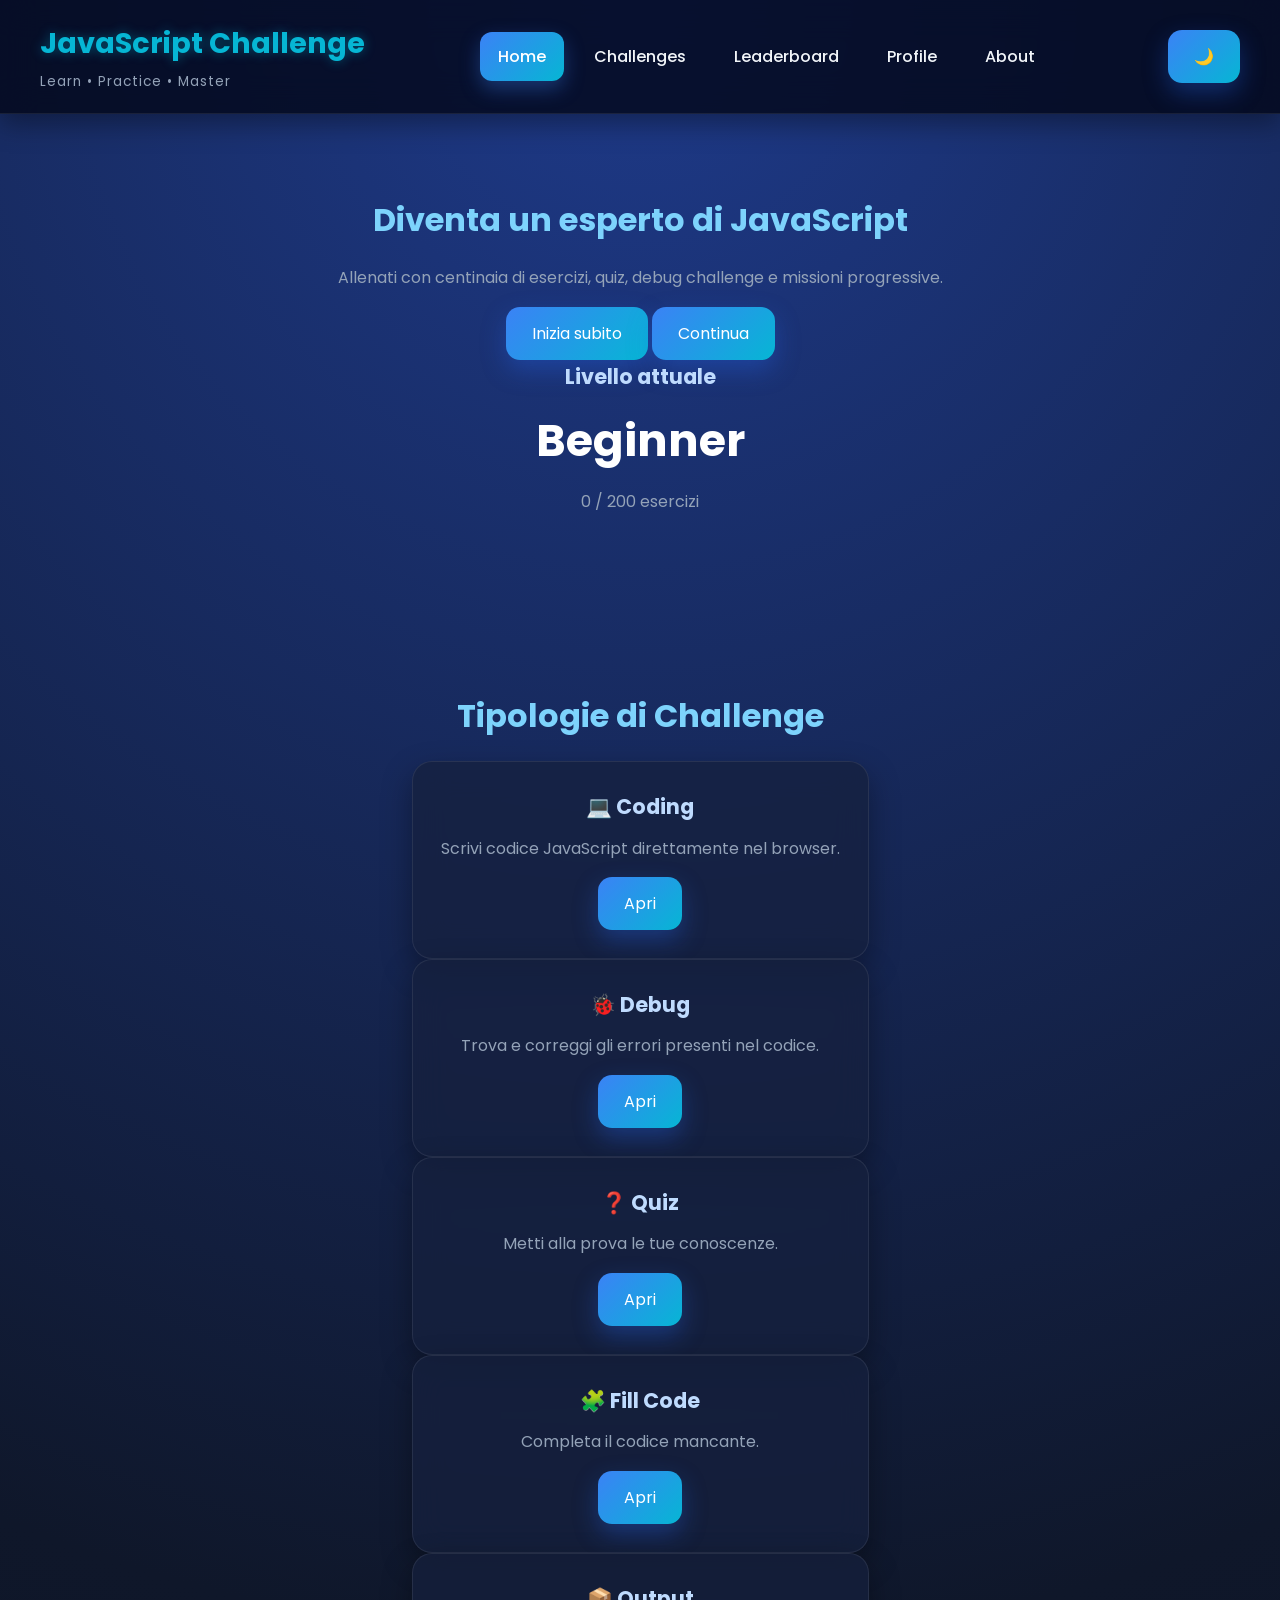
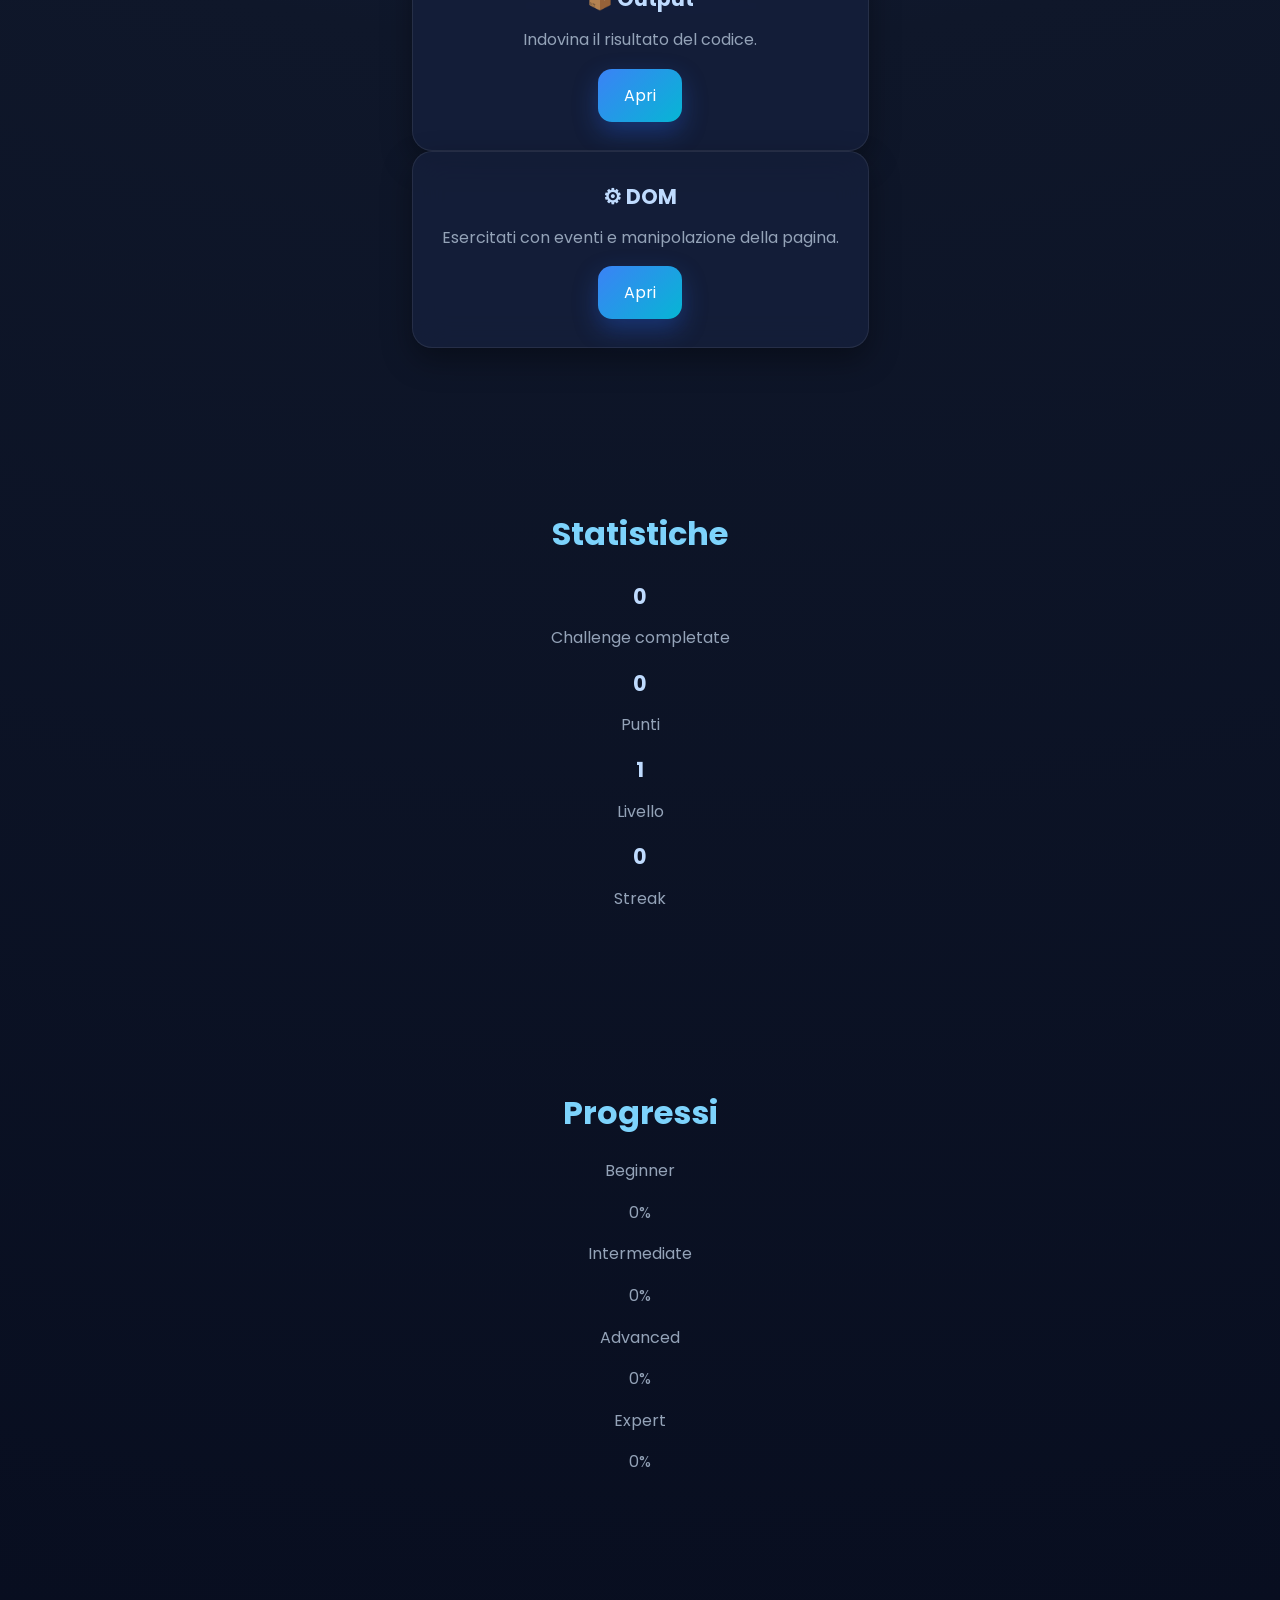
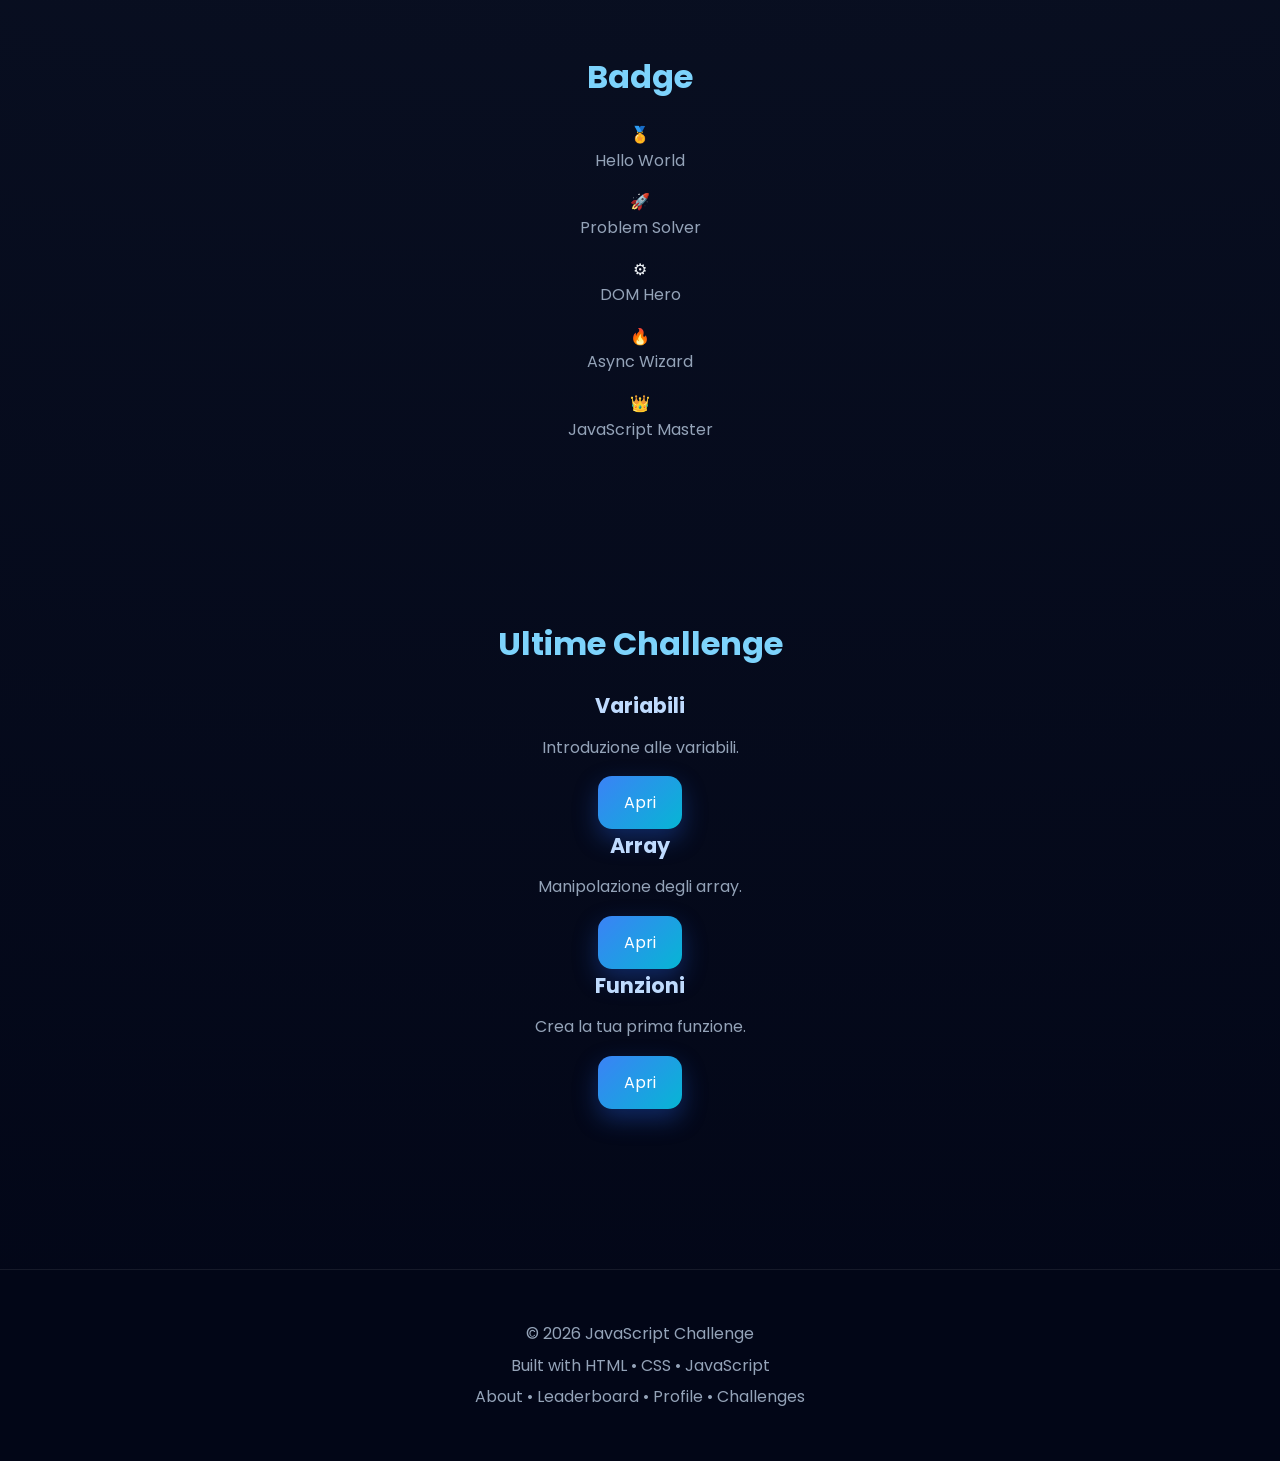
<file: index.html>
<!DOCTYPE html>
<html lang="it">
<head>
<meta charset="UTF-8">
<meta name="viewport" content="width=device-width, initial-scale=1.0">
<title>JavaScript Challenge</title>
<meta name="description" content="Impara JavaScript attraverso centinaia di esercizi interattivi, quiz e sfide progressive.">
<link rel="stylesheet" href="css/style2.css">
<link rel="stylesheet" href="css/responsive.css">
<link rel="preconnect" href="https://fonts.googleapis.com">
<link rel="preconnect" href="https://fonts.gstatic.com" crossorigin>
<link href="https://fonts.googleapis.com/css2?family=Poppins:wght@300;400;500;600;700;800&display=swap" rel="stylesheet">
<script defer src="js/app.js"></script>
</head>
<body>
<header>
<div class="logo">
<h1>JavaScript Challenge</h1>
<p>Learn • Practice • Master</p>
</div>
<nav>
<a href="index.html" class="active">Home</a>
<a href="challenge.html">Challenges</a>
<a href="leaderboard.html">Leaderboard</a>
<a href="profile.html">Profile</a>
<a href="about.html">About</a>
</nav>
<button id="themeToggle">🌙</button>
</header>
<section class="hero">
<div class="hero-text">
<h2>Diventa un esperto di JavaScript</h2>
<p>
Allenati con centinaia di esercizi,
quiz, debug challenge e missioni
progressive.
</p>
<div class="hero-buttons">
<button id="startBtn" onclick="location.href='challenge.html'">
Inizia subito
</button>
<button onclick="location.href='profile.html'">
Continua
</button>
</div>
</div>
<div class="hero-image">
<div class="hero-card">
<h3>Livello attuale</h3>
<h1>Beginner</h1>
<p>0 / 200 esercizi</p>
<div class="progress">
<div class="progress-fill" style="width:0%"></div>
</div>
</div>
</div>
</section>
<section class="categories">
<h2>Tipologie di Challenge</h2>
<div class="grid">
<div class="card">
<h3>💻 Coding</h3>
<p>Scrivi codice JavaScript direttamente nel browser.</p>
<button onclick="location.href='challenge.html'">
Apri
</button>
</div>
<div class="card">
<h3>🐞 Debug</h3>
<p>Trova e correggi gli errori presenti nel codice.</p>
<button onclick="location.href='challenge.html'">
Apri
</button>
</div>
<div class="card">
<h3>❓ Quiz</h3>
<p>Metti alla prova le tue conoscenze.</p>
<button onclick="location.href='challenge.html'">
Apri
</button>
</div>
<div class="card">
<h3>🧩 Fill Code</h3>
<p>Completa il codice mancante.</p>
<button onclick="location.href='challenge.html'">
Apri
</button>
</div>
<div class="card">
<h3>📦 Output</h3>
<p>Indovina il risultato del codice.</p>
<button onclick="location.href='challenge.html'">
Apri
</button>
</div>
<div class="card">
<h3>⚙ DOM</h3>
<p>Esercitati con eventi e manipolazione della pagina.</p>
<button onclick="location.href='challenge.html'">
Apri
</button>
</div>
</div>
</section>
<section class="stats">
<h2>Statistiche</h2>
<div class="stats-grid">
<div class="stat">
<h3 id="completed">0</h3>
<p>Challenge completate</p>
</div>
<div class="stat">
<h3 id="points">0</h3>
<p>Punti</p>
</div>
<div class="stat">
<h3 id="level">1</h3>
<p>Livello</p>
</div>
<div class="stat">
<h3 id="streak">0</h3>
<p>Streak</p>
</div>
</div>
</section>
<section class="progress-section">
<h2>Progressi</h2>
<div class="progress-box">
<p>Beginner</p>
<div class="progress">
<div class="progress-fill beginner"></div>
</div>
<p>0%</p>
</div>
<div class="progress-box">
<p>Intermediate</p>
<div class="progress">
<div class="progress-fill intermediate"></div>
</div>
<p>0%</p>
</div>
<div class="progress-box">
<p>Advanced</p>
<div class="progress">
<div class="progress-fill advanced"></div>
</div>
<p>0%</p>
</div>
<div class="progress-box">
<p>Expert</p>
<div class="progress">
<div class="progress-fill expert"></div>
</div>
<p>0%</p>
</div>
</section>
<section class="badges">
<h2>Badge</h2>
<div class="grid">
<div class="badge locked">
🏅
<p>Hello World</p>
</div>
<div class="badge locked">
🚀
<p>Problem Solver</p>
</div>
<div class="badge locked">
⚙
<p>DOM Hero</p>
</div>
<div class="badge locked">
🔥
<p>Async Wizard</p>
</div>
<div class="badge locked">
👑
<p>JavaScript Master</p>
</div>
</div>
</section>
<section class="recent">
<h2>Ultime Challenge</h2>
<div class="recent-list">
<div class="recent-card">
<h3>Variabili</h3>
<p>Introduzione alle variabili.</p>
<button onclick="location.href='challenge.html'">
Apri
</button>
</div>
<div class="recent-card">
<h3>Array</h3>
<p>Manipolazione degli array.</p>
<button onclick="location.href='challenge.html'">
Apri
</button>
</div>
<div class="recent-card">
<h3>Funzioni</h3>
<p>Crea la tua prima funzione.</p>
<button onclick="location.href='challenge.html'">
Apri
</button>
</div>
</div>
</section>
<footer>
<p>
© 2026 JavaScript Challenge
</p>
<p>
Built with HTML • CSS • JavaScript
</p>
<p>
<a href="about.html">About</a> •
<a href="leaderboard.html">Leaderboard</a> •
<a href="profile.html">Profile</a> •
<a href="challenge.html">Challenges</a>
</p>
</footer>
</body>
</html>
</file>
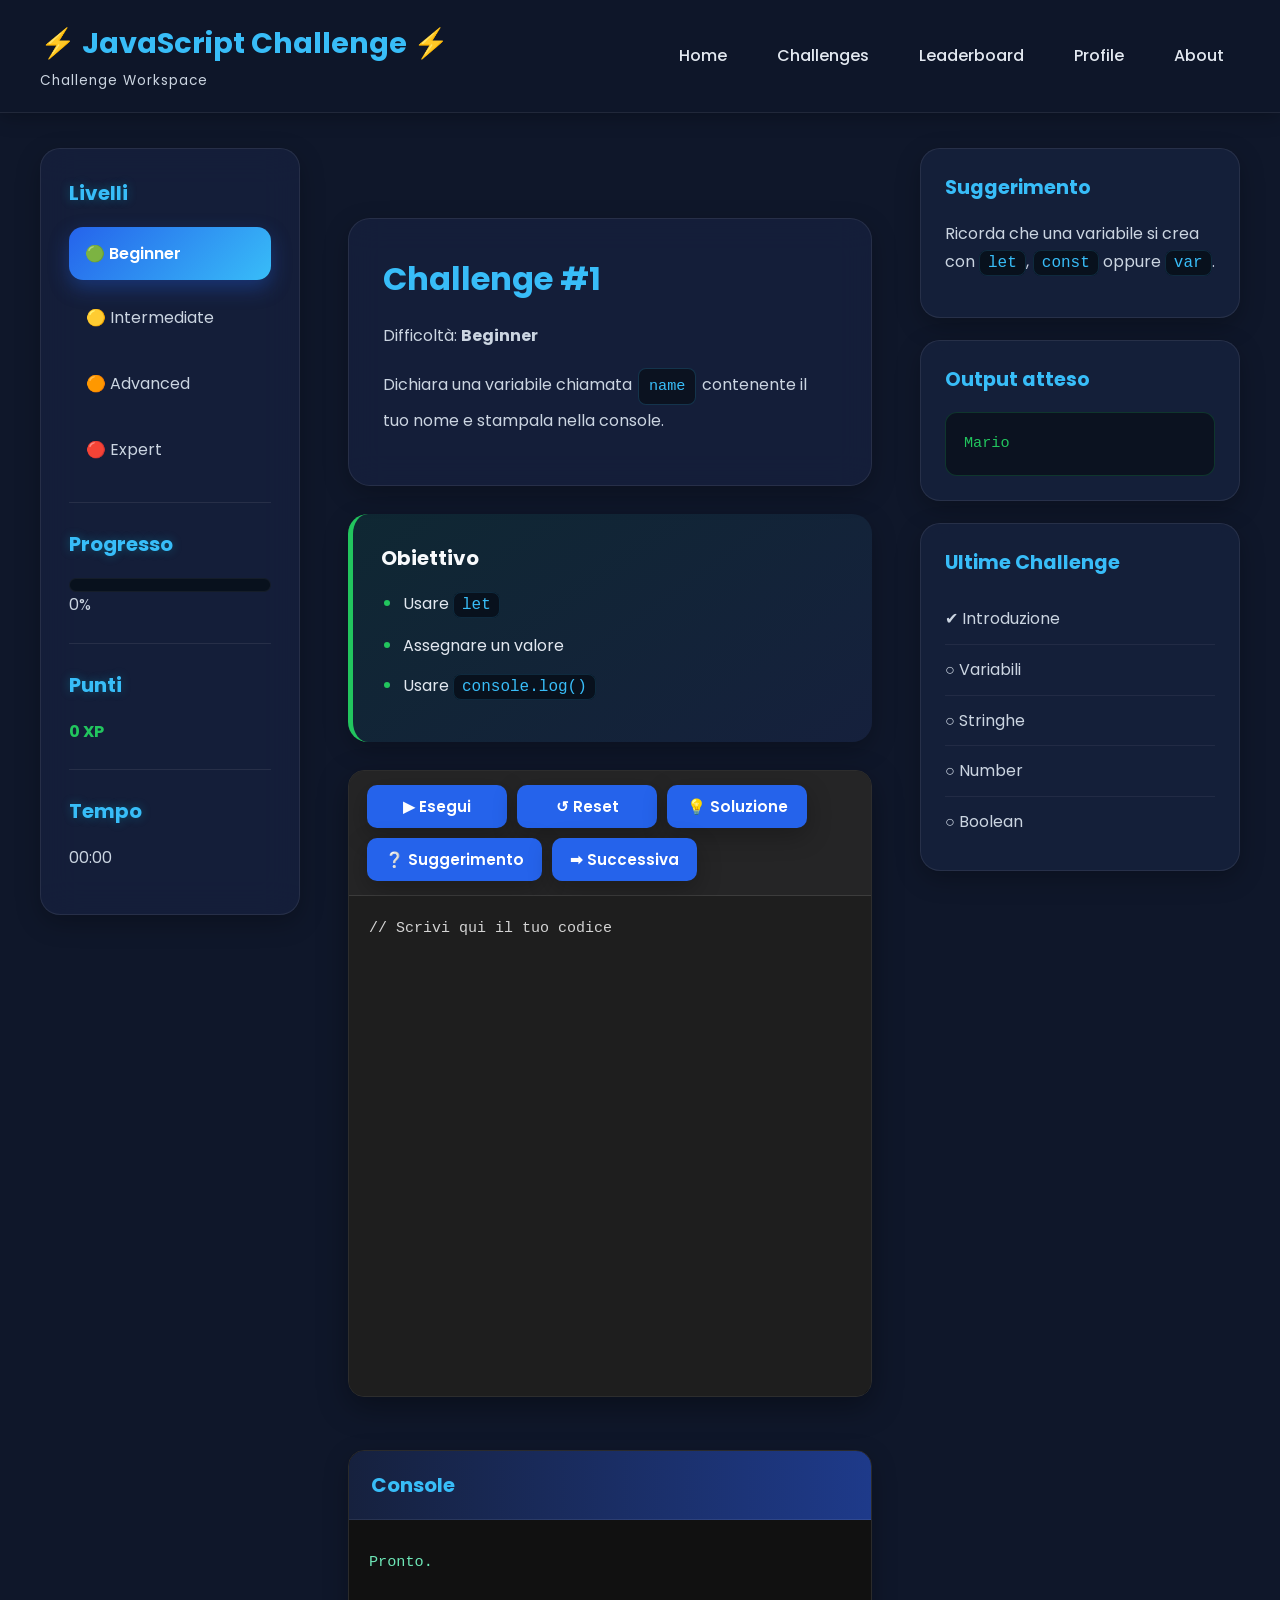
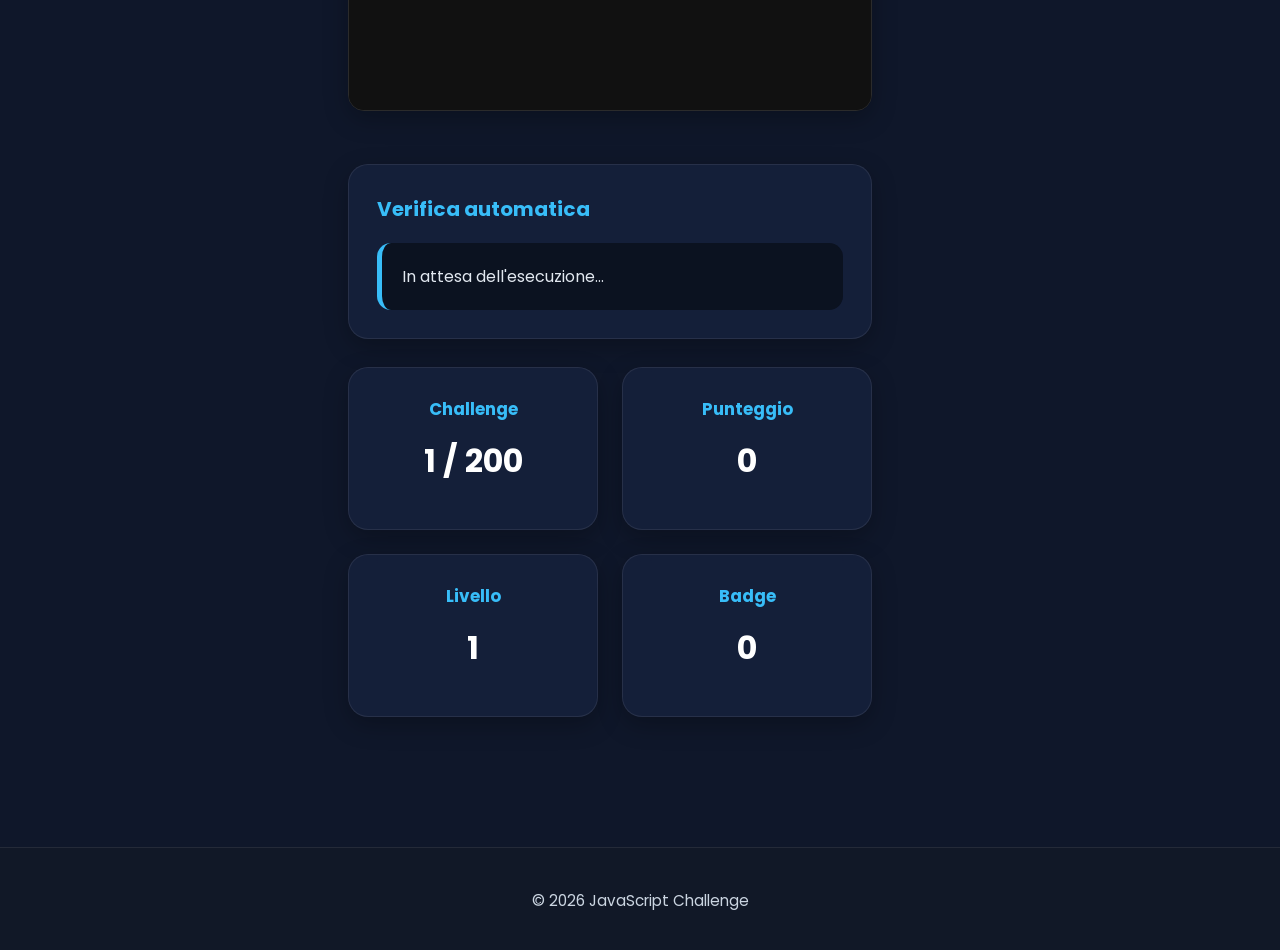
<file: challenge.html>
<!DOCTYPE html>
<html lang="it">
<head>
<meta charset="UTF-8">
<meta name="viewport" content="width=device-width, initial-scale=1.0">
<title>JavaScript Challenge | Editor</title>
<link rel="stylesheet" href="css/style.css">
<link rel="stylesheet" href="css/challenge2.css">
<link rel="stylesheet" href="css/editor.css">
<link rel="preconnect" href="https://fonts.googleapis.com">
<link rel="preconnect" href="https://fonts.gstatic.com" crossorigin>
<link href="https://fonts.googleapis.com/css2?family=Poppins:wght@300;400;500;600;700;800&display=swap" rel="stylesheet">
<script defer src="js/editor.js"></script>
<script defer src="js/validator.js"></script>
<script defer src="js/progress.js"></script>
<script defer src="js/storage.js"></script>
</head>
<body>
<header>
<div class="logo">
<h1>⚡ JavaScript Challenge ⚡</h1>
<p>Challenge Workspace</p>
</div>
<nav>
<a href="index.html">Home</a>
<a href="challenge.html">Challenges</a>
<a href="leaderboard.html">Leaderboard</a>
<a href="profile.html">Profile</a>
<a href="about.html">About</a>
</nav>
</header>
<main class="challenge-layout">
<aside class="sidebar">
<h2>Livelli</h2>
<ul>
<li class="active">🟢 Beginner</li>
<li>🟡 Intermediate</li>
<li>🟠 Advanced</li>
<li>🔴 Expert</li>
</ul>
<hr>
<h2>Progresso</h2>
<div class="progress">
<div class="progress-fill" id="globalProgress"></div>
</div>
<p id="progressText">0%</p>
<hr>
<h2>Punti</h2>
<h3 id="points">0 XP</h3>
<hr>
<h2>Tempo</h2>
<p id="timer">00:00</p>
</aside>
<section class="workspace">
<div class="challenge-card">
<h2 id="challengeTitle">
Challenge #1
</h2>
<p id="difficulty">
Difficoltà:
<strong>Beginner</strong>
</p>
<p id="challengeDescription">
Dichiara una variabile chiamata
<code>name</code>
contenente il tuo nome
e stampala nella console.
</p>
</div>
<div class="objective">
<h3>Obiettivo</h3>
<ul>
<li>Usare <code>let</code></li>
<li>Assegnare un valore</li>
<li>Usare <code>console.log()</code></li>
</ul>
</div>
<div class="editor-container">
<div class="editor-toolbar">
<button id="runBtn">
▶ Esegui
</button>
<button id="resetBtn">
↺ Reset
</button>
<button id="solutionBtn">
💡 Soluzione
</button>
<button id="hintBtn">
❔ Suggerimento
</button>
<button id="nextBtn">
➡ Successiva
</button>
</div>
<textarea id="editor" spellcheck="false">
// Scrivi qui il tuo codice
</textarea>
</div>
<div class="console-panel">
<h3>Console</h3>
<pre id="consoleOutput">
Pronto.
</pre>
</div>
<div class="result-panel">
<h3>Verifica automatica</h3>
<div id="validationResult">
In attesa dell'esecuzione...
</div>
</div>
<div class="statistics">
<div class="stat-card">
<h3>Challenge</h3>
<p id="challengeNumber">1 / 200</p>
</div>
<div class="stat-card">
<h3>Punteggio</h3>
<p id="score">0</p>
</div>
<div class="stat-card">
<h3>Livello</h3>
<p id="playerLevel">1</p>
</div>
<div class="stat-card">
<h3>Badge</h3>
<p id="badgeCounter">0</p>
</div>
</div>
</section>
<aside class="info-panel">
<div class="tips">
<h2>Suggerimento</h2>
<p id="hint">
Ricorda che una variabile
si crea con
<code>let</code>,
<code>const</code>
oppure
<code>var</code>.
</p>
</div>
<div class="expected">
<h2>Output atteso</h2>
<pre>
Mario
</pre>
</div>
<div class="history">
<h2>Ultime Challenge</h2>
<ul>
<li>✔ Introduzione</li>
<li>○ Variabili</li>
<li>○ Stringhe</li>
<li>○ Number</li>
<li>○ Boolean</li>
</ul>
</div>
</aside>
</main>
<footer>
<p>
© 2026 JavaScript Challenge
</p>
</footer>
</body>
</html>
</file>
<file: css/style2.css>
*,
*::before,
*::after{
    margin:0;
    padding:0;
    box-sizing:border-box;
}
:root{
    --bg:#020617;
    --bg-light:#0f172a;
    --bg-card:#16213e;
    --primary:#3b82f6;
    --secondary:#06b6d4;
    --accent:#10b981;
    --warning:#f59e0b;
    --danger:#ef4444;
    --white:#ffffff;
    --text:#f1f5f9;
    --gray:#94a3b8;
    --border:rgba(255,255,255,.08);
    --radius:18px;
    --shadow:
        0 12px 30px rgba(0,0,0,.35);
    --transition:.35s ease;
    --container:1200px;
}
html{
    scroll-behavior:smooth;
}
body{
    font-family:"Poppins",sans-serif;
    color:var(--text);
    background:
        radial-gradient(circle at top,
        #1e3a8a 0%,
        #0f172a 35%,
        #020617 100%);
    line-height:1.6;
    min-height:100vh;
}
h1{
    font-size:2.8rem;
    font-weight:700;
    color:#fff;
    margin-bottom:12px;
}
h2{
    font-size:2rem;
    color:#7dd3fc;
    margin-bottom:20px;
}
h3{
    font-size:1.3rem;
    color:#bfdbfe;
    margin-bottom:12px;
}
p{
    color:var(--gray);
    margin-bottom:16px;
}
a{
    color:inherit;
    text-decoration:none;
    transition:var(--transition);
}
a:hover{
    color:var(--secondary);
}
img{
    display:block;
    max-width:100%;
}
::selection{
    background:var(--secondary);
    color:#000;
}
::-webkit-scrollbar{
    width:10px;
}
::-webkit-scrollbar-track{
    background:#020617;
}
::-webkit-scrollbar-thumb{
    background:linear-gradient(
        var(--primary),
        var(--secondary)
    );
    border-radius:30px;
}
::-webkit-scrollbar-thumb:hover{
    background:var(--secondary);
}
.container{
    width:min(95%,var(--container));
    margin:auto;
}
main{
    width:min(95%,var(--container));
    margin:50px auto;
}
section{
    padding:80px 20px;
}
.hero,
.categories,
.stats,
.progress-section,
.leaderboard-page,
.badges,
.recent{
    display:flex;
    flex-direction:column;
    justify-content:center;
    align-items:center;
    text-align:center;
    width:100%;
    margin:auto;
}
header{
    position:sticky;
    top:0;
    z-index:999;
    display:flex;
    justify-content:space-between;
    align-items:center;
    gap:20px;
    padding:20px 40px;
    background:rgba(2,6,23,.78);
    backdrop-filter:blur(18px);
    border-bottom:1px solid var(--border);
    box-shadow:0 10px 25px rgba(0,0,0,.35);
}
.logo{
    display:flex;
    flex-direction:column;
    gap:5px;
}
.logo h1{
    margin:0;
    font-size:1.8rem;
    color:var(--secondary);
    text-shadow:
        0 0 12px rgba(6,182,212,.45);
}
.logo p{
    margin:0;
    color:var(--gray);
    font-size:.85rem;
    letter-spacing:1px;
}
nav{
    display:flex;
    align-items:center;
    justify-content:center;
    flex-wrap:wrap;
    gap:12px;
}
nav a{
    padding:12px 18px;
    border-radius:12px;
    font-weight:500;
    transition:var(--transition);
}
nav a:hover{
    background:rgba(59,130,246,.18);
    color:#7dd3fc;
}
nav a.active{
    color:#fff;
    background:linear-gradient(
        135deg,
        var(--primary),
        var(--secondary)
    );
    box-shadow:
        0 8px 20px rgba(59,130,246,.35);
}
button{
    cursor:pointer;
    border:none;
    outline:none;
    font-family:inherit;
    font-size:1rem;
    padding:14px 26px;
    border-radius:14px;
    color:#fff;
    background:linear-gradient(
        135deg,
        var(--primary),
        var(--secondary)
    );
    box-shadow:
        0 10px 25px rgba(37,99,235,.35);
    transition:var(--transition);
}
button:hover{
    transform:translateY(-4px);
    box-shadow:
        0 16px 35px rgba(6,182,212,.45);
}
button:active{
    transform:scale(.97);
}
button:disabled{
    opacity:.55;
    cursor:not-allowed;
    transform:none;
}
.btn-primary{
    background:linear-gradient(
        135deg,
        #2563eb,
        #3b82f6
    );
}
.btn-secondary{
    background:linear-gradient(
        135deg,
        #0891b2,
        #06b6d4
    );
    color:#fff;
}
.btn-success{
    background:linear-gradient(
        135deg,
        #16a34a,
        #22c55e
    );
}
.btn-warning{
    background:linear-gradient(
        135deg,
        #d97706,
        #f59e0b
    );
    color:#111827;
}
.btn-danger{
    background:linear-gradient(
        135deg,
        #dc2626,
        #ef4444
    );
}
.btn-outline{
    background:transparent;
    border:2px solid var(--primary);
    color:var(--primary);
}
.btn-outline:hover{
    background:var(--primary);
    color:#fff;
}
.button-link{
    display:inline-flex;
    justify-content:center;
    align-items:center;
    gap:10px;
    padding:14px 24px;
    border-radius:14px;
    background:linear-gradient(
        135deg,
        var(--primary),
        var(--secondary)
    );
    color:#fff;
    transition:var(--transition);
}
.button-link:hover{
    transform:translateY(-3px);
}
.card,
.box,
.panel,
article{
    background:rgba(22,33,62,.75);
    border:1px solid rgba(255,255,255,.08);
    border-radius:20px;
    backdrop-filter:blur(16px);
    padding:28px;
    box-shadow:var(--shadow);
    transition:var(--transition);
}
.card:hover,
.box:hover,
.panel:hover,
article:hover{
    transform:translateY(-6px);
    border-color:rgba(6,182,212,.35);
    box-shadow:
        0 18px 40px rgba(0,0,0,.4);
}
table{
    width:100%;
    border-collapse:collapse;
    margin:25px 0;
    overflow:hidden;
    border-radius:16px;
}
thead{
    background:var(--primary);
}
thead th{
    color:#fff;
    padding:16px;
}
tbody tr{
    background:rgba(255,255,255,.03);
    transition:.3s;
}
tbody tr:nth-child(even){
    background:rgba(255,255,255,.05);
}
tbody tr:hover{
    background:rgba(6,182,212,.12);
}
td{
    padding:15px;
    border-bottom:1px solid rgba(255,255,255,.05);
}
input,
textarea,
select{
    width:100%;
    padding:14px 16px;
    border-radius:12px;
    border:1px solid rgba(255,255,255,.1);
    background:#0f172a;
    color:#fff;
    font-size:1rem;
    transition:var(--transition);
}
input:focus,
textarea:focus,
select:focus{
    outline:none;
    border-color:var(--secondary);
    box-shadow:
        0 0 0 4px rgba(6,182,212,.15);
}
footer{
    margin-top:80px;
    padding:45px 20px;
    text-align:center;
    background:#020617;
    border-top:1px solid var(--border);
}
footer p{
    margin:6px 0;
    color:var(--gray);
}
hr{
    border:none;
    height:1px;
    margin:35px 0;
    background:rgba(255,255,255,.08);
}
.text-center{
    text-align:center;
}
.text-left{
    text-align:left;
}
.text-right{
    text-align:right;
}
.hidden{
    display:none !important;
}
.visible{
    display:block !important;
}
.flex{
    display:flex;
}
.flex-center{
    display:flex;
    justify-content:center;
    align-items:center;
}
.space-between{
    display:flex;
    justify-content:space-between;
    align-items:center;
}
.gap-10{
    gap:10px;
}
.gap-20{
    gap:20px;
}
.gap-30{
    gap:30px;
}
.w-100{
    width:100%;
}
.mt-20{
    margin-top:20px;
}
.mt-40{
    margin-top:40px;
}
.mt-60{
    margin-top:60px;
}
.mb-20{
    margin-bottom:20px;
}
.mb-40{
    margin-bottom:40px;
}
.mb-60{
    margin-bottom:60px;
}
.fade-in{
    animation:fadeIn .8s ease;
}
@keyframes fadeIn{
    from{
        opacity:0;
        transform:translateY(25px);
    }
    to{
        opacity:1;
        transform:translateY(0);
    }
}
.float{
    animation:float 5s ease-in-out infinite;
}
@keyframes float{
    0%{
        transform:translateY(0);
    }
    50%{
        transform:translateY(-8px);
    }
    100%{
        transform:translateY(0);
    }
}
@media(max-width:900px){
    header{
        flex-direction:column;
        padding:20px;
    }
    nav{
        width:100%;
        justify-content:center;
    }
    h1{
        font-size:2.2rem;
    }
    h2{
        font-size:1.7rem;
    }
}
@media(max-width:600px){
    section{
        padding:60px 15px;
    }
    h1{
        font-size:1.9rem;
    }
    h2{
        font-size:1.5rem;
    }
    button,
    .button-link{
        width:100%;
    }
    nav{
        flex-direction:column;
    }
}
</file>
<file: css/responsive.css>
@media (min-width:1400px){
    main,
    .container{
        max-width:1400px;
    }
}
@media (max-width:1200px){
    header{
        padding:18px 25px;
    }
    nav{
        gap:10px;
    }
    .hero{
        grid-template-columns:1fr;
        text-align:center;
        gap:40px;
    }
    .grid,
    .stats-grid,
    .feature-grid,
    .achievement-grid,
    .badge-grid{
        grid-template-columns:repeat(auto-fit,minmax(250px,1fr));
    }
    .challenge-layout{
        grid-template-columns:240px 1fr;
    }
    .info-panel{
        grid-column:1 / -1;
        display:grid;
        grid-template-columns:repeat(auto-fit,minmax(260px,1fr));
        position:static;
    }
}
@media (max-width:992px){
    header{
        flex-direction:column;
        gap:20px;
        text-align:center;
    }
    nav{
        justify-content:center;
        flex-wrap:wrap;
    }
    nav a{
        width:auto;
    }
    .hero-buttons{
        justify-content:center;
        flex-wrap:wrap;
    }
    .statistics,
    .stats-grid{
        grid-template-columns:repeat(2,1fr);
    }
    .leaderboard-table{
        overflow-x:auto;
    }
    table{
        min-width:800px;
    }
    .challenge-layout{
        grid-template-columns:1fr;
    }
    .sidebar{
        position:static;
    }
    .profile-header{
        flex-direction:column;
        text-align:center;
    }
    .profile-info{
        width:100%;
    }
}
@media (max-width:768px){
    body{
        font-size:15px;
    }
    main{
        width:min(100% - 20px,100%);
        margin:25px auto;
    }
    section{
        padding:45px 15px;
    }
    h1{
        font-size:2rem;
    }
    h2{
        font-size:1.6rem;
    }
    h3{
        font-size:1.1rem;
    }
    button{
        width:100%;
    }
    .hero-buttons{
        flex-direction:column;
    }
    .editor-toolbar{
        flex-direction:column;
    }
    .editor-toolbar button{
        width:100%;
    }
    .statistics,
    .stats-grid,
    .feature-grid,
    .achievement-grid,
    .badge-grid,
    .grid{
        grid-template-columns:1fr;
    }
    .podium{
        flex-direction:column;
    }
    .profile-box{
        grid-template-columns:1fr;
    }
    textarea{
        min-height:300px;
    }
}
@media (max-width:480px){
    header{
        padding:15px;
    }
    .logo h1{
        font-size:1.5rem;
    }
    nav{
        flex-direction:column;
        width:100%;
    }
    nav a{
        width:100%;
        text-align:center;
    }
    .hero-card,
    .challenge-card,
    .objective,
    .console-panel,
    .result-panel,
    .tips,
    .expected,
    .history,
    .stat-card,
    .feature-card,
    .achievement-card{
        padding:18px;
    }
    #editor{
        font-size:14px;
        min-height:260px;
    }
    #consoleOutput{
        font-size:.85rem;
    }
    footer{
        padding:25px 15px;
    }
}
@media (max-width:360px){
    h1{
        font-size:1.4rem;
    }
    h2{
        font-size:1.3rem;
    }
    h3{
        font-size:1rem;
    }
    button{
        padding:10px 14px;
        font-size:.9rem;
    }
    .logo p{
        font-size:.75rem;
    }
}
@media (max-height:600px) and (orientation:landscape){
    header{
        position:relative;
    }
    .challenge-layout{
        margin-top:20px;
    }
    #editor{
        min-height:220px;
    }
}
@media (prefers-reduced-motion:reduce){
    *{
        animation:none !important;
        transition:none !important;
        scroll-behavior:auto !important;
    }
}
@media (prefers-color-scheme:dark){
    body{
        background:#0f172a;
        color:#f8fafc;
    }
}
@media print{
    header,
    footer,
    nav,
    button,
    .editor-toolbar,
    .sidebar,
    .info-panel{
        display:none !important;
    }
    body{
        background:#ffffff;
        color:#000000;
    }
    main{
        width:100%;
        margin:0;
    }
}
</file>
<file: css/style.css>
*,
*::before,
*::after{
    margin:0;
    padding:0;
    box-sizing:border-box;
}
html{
    scroll-behavior:smooth;
}
body{
    font-family:"Poppins",sans-serif;
    background:#0f172a;
    color:#f8fafc;
    line-height:1.6;
    min-height:100vh;
}
.hero{
  text-align: center;
}
.categories{
  text-align: center;
}
.stats{
  text-align: center;
}
.progress-section{
  text-align: center;
}
.leaderboard-page{
  text-align: center;
}
.badges{
  text-align: center;
}
.recent{
  text-align: center;
}
:root{
    --bg:#0f172a;
    --bg-light:#1e293b;
    --bg-card:#172554;
    --primary:#2563eb;
    --secondary:#38bdf8;
    --accent:#22c55e;
    --warning:#f59e0b;
    --danger:#ef4444;
    --white:#ffffff;
    --gray:#cbd5e1;
    --text:#e2e8f0;
    --radius:16px;
    --shadow:
        0 8px 25px rgba(0,0,0,.25);
    --transition:.3s ease;
    --container:1200px;
}
h1{
    font-size:2.5rem;
    font-weight:700;
    margin-bottom:10px;
}
h2{
    font-size:2rem;
    margin-bottom:20px;
}
h3{
    font-size:1.25rem;
    margin-bottom:10px;
}
p{
    color:var(--gray);
    margin-bottom:15px;
}
a{
    text-decoration:none;
    color:inherit;
    transition:var(--transition);
}
a:hover{
    color:var(--secondary);
}
img{
    max-width:100%;
    display:block;
}
.container{
    width:min(100% - 40px,var(--container));
    margin:auto;
}
section{
    padding:70px 20px;
}
::selection{
    background:var(--secondary);
    color:#000;
}
::-webkit-scrollbar{
    width:10px;
}
::-webkit-scrollbar-track{
    background:#111827;
}
::-webkit-scrollbar-thumb{
    background:var(--primary);
    border-radius:20px;
}
::-webkit-scrollbar-thumb:hover{
    background:var(--secondary);
}
header{
    position:sticky;
    top:0;
    z-index:1000;
    display:flex;
    justify-content:space-between;
    align-items:center;
    padding:20px 40px;
    background:rgba(15,23,42,.95);
    backdrop-filter:blur(10px);
    border-bottom:1px solid rgba(255,255,255,.08);
    box-shadow:0 4px 18px rgba(0,0,0,.25);
}
.logo{
    display:flex;
    flex-direction:column;
    gap:4px;
}
.logo h1{
    font-size:1.8rem;
    color:var(--secondary);
    margin:0;
}
.logo p{
    margin:0;
    font-size:.85rem;
    color:var(--gray);
    letter-spacing:1px;
}
nav{
    display:flex;
    align-items:center;
    gap:18px;
    flex-wrap:wrap;
}
nav a{
    padding:10px 16px;
    border-radius:10px;
    font-weight:500;
    color:var(--text);
    transition:var(--transition);
}
nav a:hover{
    background:rgba(56,189,248,.15);
    color:var(--secondary);
}
nav a.active{
    background:var(--primary);
    color:var(--white);
    font-weight:600;
}
main{
    width:min(100% - 40px,var(--container));
    margin:40px auto;
}
button{
    cursor:pointer;
    border:none;
    outline:none;
    font-family:inherit;
    font-size:1rem;
    padding:12px 22px;
    border-radius:12px;
    background:var(--primary);
    color:var(--white);
    transition:var(--transition);
    box-shadow:var(--shadow);
}
button:hover{
    transform:translateY(-2px);
    background:var(--secondary);
    color:#000;
}
button:active{
    transform:scale(.98);
}
button:disabled{
    opacity:.55;
    cursor:not-allowed;
    transform:none;
}
.btn-primary{
    background:var(--primary);
    color:var(--white);
}
.btn-secondary{
    background:var(--secondary);
    color:#000;
}
.btn-success{
    background:var(--accent);
    color:#fff;
}
.btn-warning{
    background:var(--warning);
    color:#111;
}
.btn-danger{
    background:var(--danger);
    color:#fff;
}
.btn-outline{
    background:transparent;
    border:2px solid var(--primary);
    color:var(--primary);
}
.btn-outline:hover{
    background:var(--primary);
    color:var(--white);
}
.button-link{
    display:inline-flex;
    align-items:center;
    justify-content:center;
    padding:12px 22px;
    border-radius:12px;
    background:var(--primary);
    color:#fff;
    transition:var(--transition);
}
.button-link:hover{
    background:var(--secondary);
    color:#000;
}
footer{
    margin-top:60px;
    padding:35px 20px;
    text-align:center;
    border-top:1px solid rgba(255,255,255,.08);
    background:#111827;
}
footer p{
    margin:6px 0;
    color:var(--gray);
    font-size:.95rem;
}
hr{
    border:none;
    height:1px;
    background:rgba(255,255,255,.08);
    margin:25px 0;
}
.text-center{
    text-align:center;
}
.text-right{
    text-align:right;
}
.text-left{
    text-align:left;
}
.hidden{
    display:none !important;
}
.visible{
    display:block !important;
}
.flex{
    display:flex;
}
.flex-center{
    display:flex;
    justify-content:center;
    align-items:center;
}
.space-between{
    display:flex;
    justify-content:space-between;
    align-items:center;
}
.gap-10{
    gap:10px;
}
.gap-20{
    gap:20px;
}
.w-100{
    width:100%;
}
.mt-20{
    margin-top:20px;
}
.mt-40{
    margin-top:40px;
}
.mb-20{
    margin-bottom:20px;
}
.mb-40{
    margin-bottom:40px;
}
</file>
<file: css/challenge2.css>
.challenge-layout{
    display:grid;
    grid-template-columns:260px 1fr 320px;
    gap:28px;
    align-items:start;
    margin-top:35px;
}
.sidebar{
    position:sticky;
    top:100px;
    background:rgba(22,33,62,.78);
    backdrop-filter:blur(18px);
    border:1px solid rgba(255,255,255,.08);
    border-radius:20px;
    padding:28px;
    box-shadow:var(--shadow);
    transition:var(--transition);
}
.sidebar:hover{
    border-color:rgba(6,182,212,.35);
    transform:translateY(-4px);
}
.sidebar h2{
    margin-bottom:18px;
    font-size:1.25rem;
    color:var(--secondary);
    text-shadow:0 0 10px rgba(6,182,212,.35);
}
.sidebar h3{
    margin-top:18px;
    color:var(--accent);
    font-size:1rem;
}
.sidebar ul{
    list-style:none;
    display:flex;
    flex-direction:column;
    gap:10px;
}
.sidebar li{
    display:flex;
    align-items:center;
    gap:10px;
    padding:14px 16px;
    border-radius:14px;
    cursor:pointer;
    color:var(--gray);
    transition:var(--transition);
    border:1px solid transparent;
}
.sidebar li:hover{
    background:rgba(59,130,246,.15);
    border-color:rgba(59,130,246,.35);
    color:var(--white);
    transform:translateX(5px);
}
.sidebar li.active{
    background:linear-gradient(
        135deg,
        var(--primary),
        var(--secondary)
    );
    color:#fff;
    font-weight:600;
    border:none;
    box-shadow:
        0 8px 20px rgba(37,99,235,.35);
}
.workspace{
    display:flex;
    flex-direction:column;
    gap:28px;
}
.challenge-card{
    background:rgba(22,33,62,.78);
    backdrop-filter:blur(16px);
    border:1px solid rgba(255,255,255,.08);
    border-radius:22px;
    padding:34px;
    box-shadow:var(--shadow);
    transition:var(--transition);
    animation:fadeUp .5s ease;
}
.challenge-card:hover{
    transform:translateY(-6px);
    border-color:rgba(6,182,212,.35);
}
.challenge-card h2{
    color:var(--secondary);
    margin-bottom:18px;
}
.challenge-card p{
    color:var(--gray);
    line-height:1.8;
}
.challenge-card code{
    display:inline-block;
    margin:2px;
    padding:4px 10px;
    border-radius:8px;
    background:#0b1220;
    color:#38bdf8;
    border:1px solid rgba(56,189,248,.2);
    font-family:Consolas, Monaco, monospace;
    font-size:.95rem;
}
.objective{
    background:linear-gradient(
        145deg,
        rgba(16,185,129,.10),
        rgba(22,33,62,.92)
    );
    border-left:5px solid var(--accent);
    border-radius:20px;
    padding:28px;
    box-shadow:var(--shadow);
    animation:fadeUp .6s ease;
}
.objective h2{
    color:var(--accent);
    margin-bottom:18px;
}
.objective p{
    color:var(--gray);
}
.objective ul{
    margin-top:15px;
    margin-left:22px;
}
.objective li{
    margin:12px 0;
    color:var(--text);
    line-height:1.7;
}
.objective li::marker{
    color:var(--accent);
    font-size:1.1rem;
}
.editor-container{
    background:rgba(22,33,62,.82);
    backdrop-filter:blur(18px);
    border:1px solid rgba(255,255,255,.08);
    border-radius:22px;
    overflow:hidden;
    box-shadow:var(--shadow);
    transition:var(--transition);
    animation:fadeUp .5s ease;
}
.editor-container:hover{
    border-color:rgba(6,182,212,.35);
    transform:translateY(-4px);
}
.editor-toolbar{
    display:flex;
    flex-wrap:wrap;
    align-items:center;
    gap:14px;
    padding:18px 22px;
    background:linear-gradient(
        90deg,
        #16213e,
        #1e3a8a
    );
    border-bottom:1px solid rgba(255,255,255,.08);
}
.editor-toolbar button{
    min-width:140px;
    font-size:.95rem;
    font-weight:600;
}
#editor{
    width:100%;
    min-height:460px;
    resize:vertical;
    border:none;
    outline:none;
    padding:28px;
    background:#0b1220;
    color:#e2e8f0;
    font-size:15px;
    line-height:1.8;
    font-family:
        Consolas,
        Monaco,
        "Courier New",
        monospace;
    tab-size:4;
    caret-color:var(--secondary);
}
#editor::selection{
    background:rgba(6,182,212,.35);
    color:#fff;
}
#editor:focus{
    box-shadow:
        inset 0 0 0 2px rgba(6,182,212,.30);
}
.info-panel{
    display:flex;
    flex-direction:column;
    gap:22px;
    position:sticky;
    top:100px;
}
.tips,
.expected,
.history{
    background:rgba(22,33,62,.82);
    backdrop-filter:blur(16px);
    border:1px solid rgba(255,255,255,.08);
    border-radius:20px;
    padding:24px;
    box-shadow:var(--shadow);
    transition:var(--transition);
    animation:fadeUp .6s ease;
}
.tips:hover,
.expected:hover,
.history:hover{
    transform:translateY(-5px);
    border-color:rgba(6,182,212,.35);
}
.tips h2,
.expected h2,
.history h2{
    color:var(--secondary);
    margin-bottom:16px;
    font-size:1.2rem;
}
.tips p,
.expected p,
.history p{
    color:var(--gray);
    line-height:1.8;
}
.expected pre{
    background:#0b1220;
    color:#22c55e;
    padding:18px;
    border-radius:12px;
    overflow:auto;
    border:1px solid rgba(34,197,94,.20);
    font-family:
        Consolas,
        Monaco,
        monospace;
    font-size:.95rem;
    line-height:1.7;
}
.history ul{
    list-style:none;
}
.history li{
    padding:12px 0;
    border-bottom:1px solid rgba(255,255,255,.06);
    color:var(--gray);
    transition:var(--transition);
}
.history li:last-child{
    border-bottom:none;
}
.history li:hover{
    color:var(--white);
    padding-left:8px;
}
.console-panel{
    background:rgba(22,33,62,.82);
    backdrop-filter:blur(16px);
    border:1px solid rgba(255,255,255,.08);
    border-radius:22px;
    overflow:hidden;
    box-shadow:var(--shadow);
    animation:fadeUp .7s ease;
}
.console-panel h3{
    padding:18px 22px;
    color:var(--secondary);
    background:linear-gradient(
        90deg,
        #16213e,
        #1e3a8a
    );
    border-bottom:1px solid rgba(255,255,255,.08);
}
#consoleOutput{
    min-height:200px;
    max-height:340px;
    overflow:auto;
    padding:22px;
    background:#08111d;
    color:#22c55e;
    white-space:pre-wrap;
    word-break:break-word;
    font-size:.95rem;
    line-height:1.7;
    font-family:
        Consolas,
        Monaco,
        monospace;
}
#consoleOutput::-webkit-scrollbar{
    width:8px;
}
#consoleOutput::-webkit-scrollbar-thumb{
    background:var(--secondary);
    border-radius:999px;
}
.result-panel{
    background:rgba(22,33,62,.82);
    backdrop-filter:blur(16px);
    border:1px solid rgba(255,255,255,.08);
    border-radius:20px;
    padding:28px;
    box-shadow:var(--shadow);
    transition:var(--transition);
    animation:fadeUp .8s ease;
}
.result-panel:hover{
    transform:translateY(-5px);
    border-color:rgba(6,182,212,.35);
}
.result-panel h3{
    color:var(--secondary);
    margin-bottom:18px;
}
#validationResult{
    padding:20px;
    border-radius:14px;
    background:#0b1220;
    border-left:5px solid var(--secondary);
    color:var(--text);
    line-height:1.7;
}
.success{
    padding:18px;
    border-radius:14px;
    background:rgba(34,197,94,.12);
    border-left:5px solid var(--accent);
    color:#bbf7d0;
    animation:fadeUp .4s ease;
}
.error{
    padding:18px;
    border-radius:14px;
    background:rgba(239,68,68,.12);
    border-left:5px solid var(--danger);
    color:#fecaca;
    animation:fadeUp .4s ease;
}
.warning{
    padding:18px;
    border-radius:14px;
    background:rgba(245,158,11,.12);
    border-left:5px solid var(--warning);
    color:#fde68a;
    animation:fadeUp .4s ease;
}
.info{
    padding:18px;
    border-radius:14px;
    background:rgba(56,189,248,.12);
    border-left:5px solid var(--secondary);
    color:#bae6fd;
    animation:fadeUp .4s ease;
}
.statistics{
    display:grid;
    grid-template-columns:repeat(auto-fit,minmax(190px,1fr));
    gap:24px;
}
.stat-card{
    background:rgba(22,33,62,.82);
    backdrop-filter:blur(16px);
    border:1px solid rgba(255,255,255,.08);
    border-radius:20px;
    padding:28px;
    text-align:center;
    box-shadow:var(--shadow);
    transition:var(--transition);
    animation:fadeUp .6s ease;
}
.stat-card:hover{
    transform:translateY(-8px);
    border-color:rgba(6,182,212,.35);
}
.stat-card h3{
    color:var(--secondary);
    font-size:1.05rem;
    margin-bottom:12px;
}
.stat-card p{
    font-size:2rem;
    font-weight:700;
    color:#fff;
}
.progress{
    width:100%;
    height:14px;
    background:#08111d;
    border-radius:999px;
    overflow:hidden;
    margin-top:15px;
    border:1px solid rgba(255,255,255,.05);
}
.progress-fill{
    height:100%;
    width:0;
    border-radius:999px;
    background:linear-gradient(
        90deg,
        var(--primary),
        var(--secondary)
    );
    transition:width .8s ease;
}
.progress-fill.beginner{
    width:15%;
}
.progress-fill.intermediate{
    width:40%;
}
.progress-fill.advanced{
    width:70%;
}
.progress-fill.expert{
    width:100%;
}
code{
    padding:3px 8px;
    border-radius:8px;
    background:#08111d;
    color:#38bdf8;
    border:1px solid rgba(56,189,248,.15);
    font-family:
        Consolas,
        Monaco,
        monospace;
}
pre{
    overflow:auto;
}
pre::-webkit-scrollbar{
    height:8px;
}
.locked{
    opacity:.45;
    filter:grayscale(100%);
    pointer-events:none;
}
.unlocked{
    opacity:1;
    filter:none;
    animation:unlock .55s ease;
}
@keyframes unlock{
    0%{
        transform:scale(.80);
        opacity:0;
    }
    50%{
        transform:scale(1.08);
    }
    100%{
        transform:scale(1);
        opacity:1;
    }
}
@keyframes fadeUp{
    from{
        opacity:0;
        transform:translateY(20px);
    }
    to{
        opacity:1;
        transform:translateY(0);
    }
}
.challenge-card,
.objective,
.editor-container,
.console-panel,
.result-panel,
.stat-card,
.sidebar,
.tips,
.expected,
.history{
    animation:fadeUp .5s ease;
}
textarea:focus{
    outline:none;
    box-shadow:
        inset 0 0 0 2px rgba(6,182,212,.35);
}
@media (max-width:1200px){
    .challenge-layout{
        grid-template-columns:250px 1fr;
        gap:24px;
    }
    .info-panel{
        grid-column:1 / -1;
        position:static;
        display:grid;
        grid-template-columns:repeat(auto-fit,minmax(280px,1fr));
        gap:24px;
    }
}
@media (max-width:900px){
    .challenge-layout{
        grid-template-columns:1fr;
    }
    .sidebar{
        position:static;
    }
    .editor-toolbar{
        justify-content:center;
    }
    .editor-toolbar button{
        flex:1 1 180px;
    }
    #editor{
        min-height:340px;
    }
    .statistics{
        grid-template-columns:repeat(auto-fit,minmax(220px,1fr));
    }
}
@media (max-width:600px){
    .challenge-card,
    .objective,
    .console-panel,
    .result-panel,
    .tips,
    .expected,
    .history,
    .sidebar{
        padding:20px;
    }
    .editor-toolbar{
        flex-direction:column;
        align-items:stretch;
    }
    .editor-toolbar button{
        width:100%;
    }
    #editor{
        min-height:280px;
        font-size:14px;
        padding:18px;
    }
    .statistics{
        grid-template-columns:1fr;
    }
    .stat-card{
        padding:22px;
    }
    .stat-card p{
        font-size:1.8rem;
    }
    #consoleOutput{
        min-height:160px;
        padding:18px;
    }
}
</file>
<file: css/editor.css>
.editor-container{
    display:flex;
    flex-direction:column;
    background:#1e1e1e;
    border:1px solid #2d2d2d;
    border-radius:16px;
    overflow:hidden;
    box-shadow:0 10px 30px rgba(0,0,0,.35);
}
.editor-toolbar{
    display:flex;
    flex-wrap:wrap;
    gap:10px;
    align-items:center;
    padding:14px 18px;
    background:#252526;
    border-bottom:1px solid #3c3c3c;
}
.editor-toolbar button{
    padding:10px 18px;
    border:none;
    border-radius:10px;
    cursor:pointer;
    font-size:.95rem;
    font-weight:600;
    transition:.25s;
}
.editor-toolbar button:hover{
    transform:translateY(-2px);
}
.editor-header{
    display:flex;
    justify-content:space-between;
    align-items:center;
    padding:12px 18px;
    background:#2d2d30;
    color:#d4d4d4;
    font-size:.9rem;
}
.editor-title{
    font-weight:600;
}
.editor-language{
    color:#4fc3f7;
}
.editor-wrapper{
    display:grid;
    grid-template-columns:60px 1fr;
    min-height:500px;
}
.line-numbers{
    background:#252526;
    color:#858585;
    text-align:right;
    padding:20px 10px;
    user-select:none;
    font-family:Consolas, monospace;
    line-height:1.7;
    border-right:1px solid #333;
    overflow:hidden;
}
#editor{
    width:100%;
    min-height:500px;
    border:none;
    outline:none;
    resize:vertical;
    background:#1e1e1e;
    color:#d4d4d4;
    padding:20px;
    font-family:
        "Fira Code",
        Consolas,
        Monaco,
        monospace;
    font-size:15px;
    line-height:1.7;
    tab-size:4;
    caret-color:#ffffff;
}
#editor::selection{
    background:#264f78;
    color:#ffffff;
}
#editor::placeholder{
    color:#777;
}
.editor-status{
    display:flex;
    justify-content:space-between;
    align-items:center;
    padding:10px 18px;
    background:#007acc;
    color:#fff;
    font-size:.85rem;
}
.console-panel{
    margin-top:25px;
    background:#111;
    border-radius:16px;
    overflow:hidden;
    border:1px solid #2b2b2b;
}
.console-header{
    padding:12px 18px;
    background:#252526;
    color:#ddd;
    font-weight:600;
    border-bottom:1px solid #333;
}
#consoleOutput{
    min-height:180px;
    max-height:350px;
    overflow-y:auto;
    padding:20px;
    background:#111;
    color:#6ee7b7;
    font-family:Consolas, monospace;
    line-height:1.6;
    white-space:pre-wrap;
}
.log{
    color:#d4d4d4;
}
.success{
    color:#22c55e;
}
.warning{
    color:#facc15;
}
.error{
    color:#ef4444;
}
.info{
    color:#38bdf8;
}
.result-panel{
    margin-top:25px;
}
.result-success{
    border-left:5px solid #22c55e;
}
.result-warning{
    border-left:5px solid #f59e0b;
}
.result-error{
    border-left:5px solid #ef4444;
}
.loading{
    position:relative;
    overflow:hidden;
}
.loading::after{
    content:"";
    position:absolute;
    inset:0;
    background:linear-gradient(
        90deg,
        transparent,
        rgba(255,255,255,.12),
        transparent
    );
    animation:loading 1.2s infinite;
}
@keyframes loading{
    from{
        transform:translateX(-100%);
    }
    to{
        transform:translateX(100%);
    }
}
#editor::-webkit-scrollbar,
#consoleOutput::-webkit-scrollbar{
    width:10px;
}
#editor::-webkit-scrollbar-thumb,
#consoleOutput::-webkit-scrollbar-thumb{
    background:#555;
    border-radius:10px;
}
#editor::-webkit-scrollbar-thumb:hover,
#consoleOutput::-webkit-scrollbar-thumb:hover{
    background:#777;
}
@media(max-width:992px){
    .editor-wrapper{
        grid-template-columns:45px 1fr;
    }
}
@media(max-width:768px){
    .editor-toolbar{
        flex-direction:column;
        align-items:stretch;
    }
    .editor-toolbar button{
        width:100%;
    }
    .editor-header{
        flex-direction:column;
        gap:8px;
        text-align:center;
    }
    .editor-wrapper{
        grid-template-columns:1fr;
    }
    .line-numbers{
        display:none;
    }
    #editor{
        min-height:360px;
    }
}
@media(max-width:480px){
    #editor{
        font-size:14px;
        padding:15px;
        min-height:280px;
    }
    .editor-status{
        flex-direction:column;
        gap:5px;
        text-align:center;
    }
}
</file>
